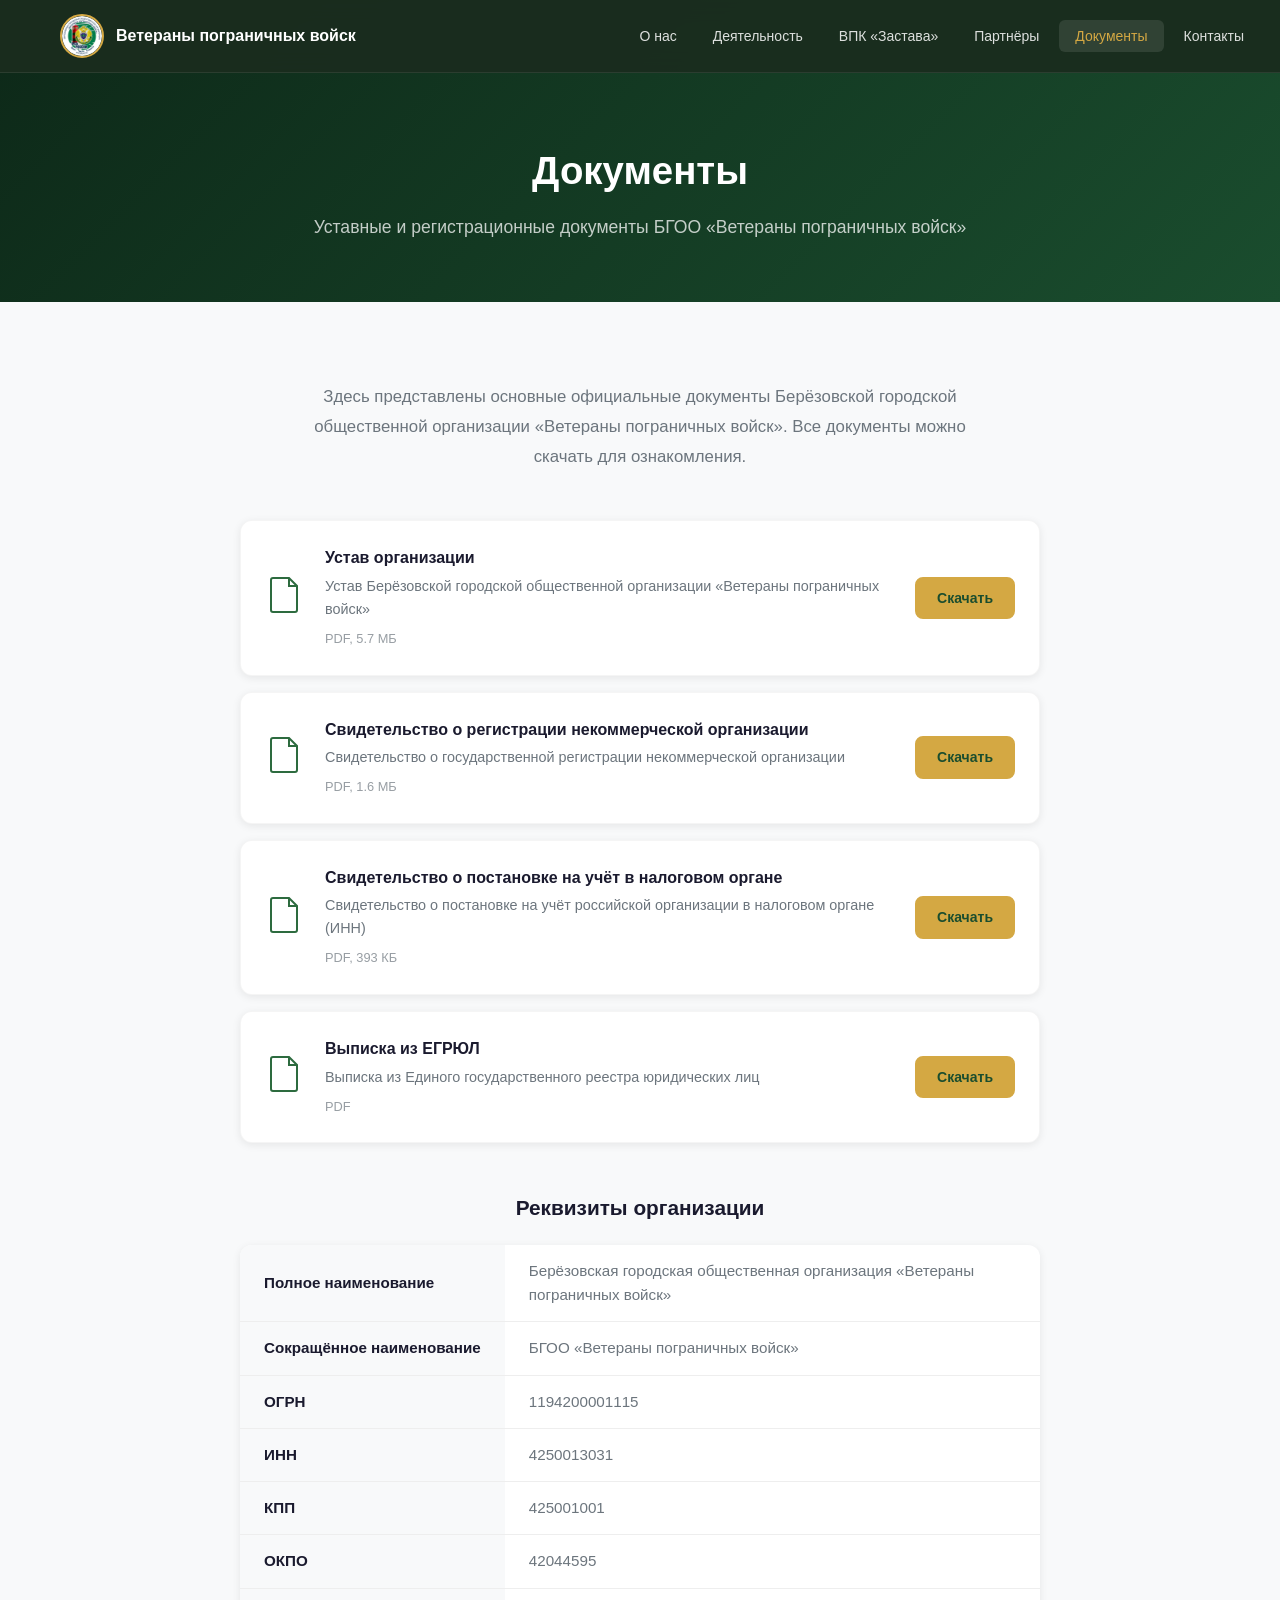
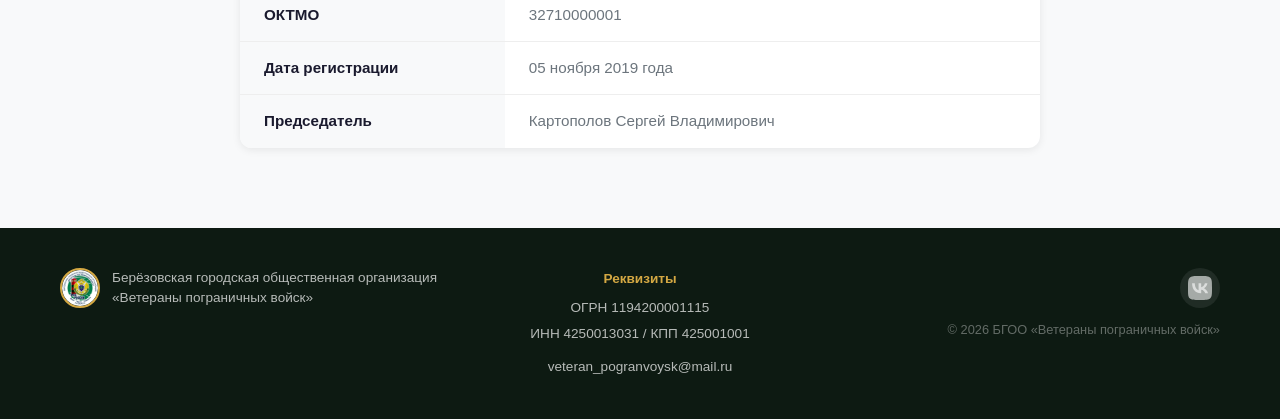
<file: documents/index.html>
<!DOCTYPE html>
<html lang="ru">
<head>
    <meta charset="UTF-8">
    <meta name="viewport" content="width=device-width, initial-scale=1.0">
    <meta name="description" content="Документы БГОО «Ветераны пограничных войск» г. Берёзовский. Устав, свидетельства, реквизиты.">
    <link rel="canonical" href="https://veteranpv-brz.ru/documents/">
    <meta name="keywords" content="документы, устав, БГОО, ветераны пограничных войск, регистрационные документы, Берёзовский">

        <!-- Favicons -->
    <link rel="icon" type="image/png" sizes="192x192" href="/assets/img/icon-192.png">
    <link rel="icon" type="image/png" sizes="180x180" href="/assets/img/icon-180.png">
    <link rel="icon" type="image/png" sizes="32x32" href="/assets/img/icon-32.png">
    <link rel="icon" type="image/png" sizes="16x16" href="/assets/img/icon-16.png">
    <link rel="icon" type="image/x-icon" href="/favicon.ico">
    <link rel="apple-touch-icon" sizes="180x180" href="/assets/img/icon-180.png">
    <!-- Open Graph -->
    <meta property="og:title" content="Документы | БГОО «Ветераны пограничных войск»">
    <meta property="og:description" content="Уставные и регистрационные документы БГОО «Ветераны пограничных войск» г. Берёзовский.">
    <meta property="og:image" content="https://veteranpv-brz.ru/assets/img/logo.png">
    <meta property="og:url" content="https://veteranpv-brz.ru/documents/">
    <meta property="og:type" content="website">
    <meta property="og:site_name" content="БГОО «Ветераны пограничных войск»">
    <meta property="og:locale" content="ru_RU">
    <title>Документы | БГОО «Ветераны пограничных войск»</title>
    <meta http-equiv="Cache-Control" content="no-cache, no-store, must-revalidate">
    <meta http-equiv="Pragma" content="no-cache">
    <meta http-equiv="Expires" content="0">
    <link rel="stylesheet" href="/assets/css/style.css?v=7">

    <!-- Yandex.Metrika counter -->
    <script type="text/javascript">
        (function(m,e,t,r,i,k,a){
            m[i]=m[i]||function(){(m[i].a=m[i].a||[]).push(arguments)};
            m[i].l=1*new Date();
            for (var j = 0; j < document.scripts.length; j++) {if (document.scripts[j].src === r) { return; }}
            k=e.createElement(t),a=e.getElementsByTagName(t)[0],k.async=1,k.src=r,a.parentNode.insertBefore(k,a)
        })(window, document,'script','https://mc.yandex.ru/metrika/tag.js?id=110253720', 'ym');

        ym(110253720, 'init', {ssr:true, webvisor:true, clickmap:true, ecommerce:"dataLayer", referrer: document.referrer, url: location.href, accurateTrackBounce:true, trackLinks:true});
    </script>
    <noscript><div><img src="https://mc.yandex.ru/watch/110253720" style="position:absolute; left:-9999px;" alt="" /></div></noscript>
    <!-- /Yandex.Metrika counter -->
    <script type="application/ld+json">
    {
        "@context": "https://schema.org",
        "@type": "WebPage",
        "name": "Документы БГОО «Ветераны пограничных войск»",
        "description": "Уставные и регистрационные документы организации.",
        "url": "https://veteranpv-brz.ru/documents/",
        "isPartOf": {
            "@type": "WebSite",
            "name": "БГОО «Ветераны пограничных войск»",
            "url": "https://veteranpv-brz.ru"
        }
    }
    </script>
    <script type="application/ld+json">
    {
        "@context": "https://schema.org",
        "@type": "BreadcrumbList",
        "itemListElement": [
            {
                "@type": "ListItem",
                "position": 1,
                "name": "Главная",
                "item": "https://veteranpv-brz.ru/"
            },
            {
                "@type": "ListItem",
                "position": 2,
                "name": "Документы",
                "item": "https://veteranpv-brz.ru/documents/"
            }
        ]
    }
    </script>
</head>
<body>
    <!-- Header -->
    <header class="header" id="header">
        <div class="container header__inner">
            <a href="/" class="header__logo">
                <img src="/assets/img/logo.png" alt="БГОО Ветераны пограничных войск" class="header__logo-img">
                <span class="header__logo-text">Ветераны пограничных войск</span>
            </a>
            
            <button class="burger" id="burger" aria-label="Меню">
                <span></span><span></span><span></span>
            </button>
        </div>
    </header>
    <nav class="header__nav" id="nav">
        <ul class="nav__list">
            <li><a href="/#about" class="nav__link">О нас</a></li>
            <li><a href="/#work" class="nav__link">Деятельность</a></li>
            <li><a href="/zastava/" class="nav__link">ВПК «Застава»</a></li>
            <li><a href="/#partners" class="nav__link">Партнёры</a></li>
            <li><a href="/documents/" class="nav__link nav__link--active">Документы</a></li>
            <li><a href="/#contacts" class="nav__link">Контакты</a></li>
        </ul>
    </nav>
    <main>


    <!-- Page Hero -->
    <section class="page-hero">
        <div class="container">
            <h1 class="page-hero__title">Документы</h1>
            <p class="page-hero__subtitle">Уставные и регистрационные документы БГОО «Ветераны пограничных войск»</p>
        </div>
    </section>

    <!-- Documents Content -->
    <section class="section">
        <div class="container">
            <div class="docs__intro">
                <p>Здесь представлены основные официальные документы Берёзовской городской общественной организации «Ветераны пограничных войск». Все документы можно скачать для ознакомления.</p>
            </div>

            <div class="docs__list">
                <div class="docs__card">
                    <div class="docs__card-icon">
                        <svg width="40" height="40" viewBox="0 0 40 40" fill="none">
                            <path d="M8 4h16l8 8v24a2 2 0 01-2 2H8a2 2 0 01-2-2V6a2 2 0 012-2z" stroke="currentColor" stroke-width="2"/>
                            <path d="M24 4v8h8" stroke="currentColor" stroke-width="2"/>
                        </svg>
                    </div>
                    <div class="docs__card-info">
                        <h3 class="docs__card-title">Устав организации</h3>
                        <p class="docs__card-desc">Устав Берёзовской городской общественной организации «Ветераны пограничных войск»</p>
                        <span class="docs__card-meta">PDF, 5.7 МБ</span>
                    </div>
                    <a href="/assets/docs/ustav.pdf" target="_blank" class="btn btn--small btn--primary">Скачать</a>
                </div>

                <div class="docs__card">
                    <div class="docs__card-icon">
                        <svg width="40" height="40" viewBox="0 0 40 40" fill="none">
                            <path d="M8 4h16l8 8v24a2 2 0 01-2 2H8a2 2 0 01-2-2V6a2 2 0 012-2z" stroke="currentColor" stroke-width="2"/>
                            <path d="M24 4v8h8" stroke="currentColor" stroke-width="2"/>
                        </svg>
                    </div>
                    <div class="docs__card-info">
                        <h3 class="docs__card-title">Свидетельство о регистрации некоммерческой организации</h3>
                        <p class="docs__card-desc">Свидетельство о государственной регистрации некоммерческой организации</p>
                        <span class="docs__card-meta">PDF, 1.6 МБ</span>
                    </div>
                    <a href="/assets/docs/svidetelstvo-o-registracii.pdf" target="_blank" class="btn btn--small btn--primary">Скачать</a>
                </div>

                <div class="docs__card">
                    <div class="docs__card-icon">
                        <svg width="40" height="40" viewBox="0 0 40 40" fill="none">
                            <path d="M8 4h16l8 8v24a2 2 0 01-2 2H8a2 2 0 01-2-2V6a2 2 0 012-2z" stroke="currentColor" stroke-width="2"/>
                            <path d="M24 4v8h8" stroke="currentColor" stroke-width="2"/>
                        </svg>
                    </div>
                    <div class="docs__card-info">
                        <h3 class="docs__card-title">Свидетельство о постановке на учёт в налоговом органе</h3>
                        <p class="docs__card-desc">Свидетельство о постановке на учёт российской организации в налоговом органе (ИНН)</p>
                        <span class="docs__card-meta">PDF, 393 КБ</span>
                    </div>
                    <a href="/assets/docs/svidetelstvo-o-postanovke-na-uchet.pdf" target="_blank" class="btn btn--small btn--primary">Скачать</a>
                </div>

                <div class="docs__card">
                    <div class="docs__card-icon">
                        <svg width="40" height="40" viewBox="0 0 40 40" fill="none">
                            <path d="M8 4h16l8 8v24a2 2 0 01-2 2H8a2 2 0 01-2-2V6a2 2 0 012-2z" stroke="currentColor" stroke-width="2"/>
                            <path d="M24 4v8h8" stroke="currentColor" stroke-width="2"/>
                        </svg>
                    </div>
                    <div class="docs__card-info">
                        <h3 class="docs__card-title">Выписка из ЕГРЮЛ</h3>
                        <p class="docs__card-desc">Выписка из Единого государственного реестра юридических лиц</p>
                        <span class="docs__card-meta">PDF</span>
                    </div>
                    <a href="#" class="btn btn--small btn--primary" onclick="alert('Файл будет загружен позже. Свяжитесь с нами для получения копии.'); return false;">Скачать</a>
                </div>
            </div>

            <div class="docs__note">
                <h3>Реквизиты организации</h3>
                <table class="docs__table">
                    <tr>
                        <td>Полное наименование</td>
                        <td>Берёзовская городская общественная организация «Ветераны пограничных войск»</td>
                    </tr>
                    <tr>
                        <td>Сокращённое наименование</td>
                        <td>БГОО «Ветераны пограничных войск»</td>
                    </tr>
                    <tr>
                        <td>ОГРН</td>
                        <td>1194200001115</td>
                    </tr>
                    <tr>
                        <td>ИНН</td>
                        <td>4250013031</td>
                    </tr>
                    <tr>
                        <td>КПП</td>
                        <td>425001001</td>
                    </tr>
                    <tr>
                        <td>ОКПО</td>
                        <td>42044595</td>
                    </tr>
                    <tr>
                        <td>ОКТМО</td>
                        <td>32710000001</td>
                    </tr>
                    <tr>
                        <td>Дата регистрации</td>
                        <td>05 ноября 2019 года</td>
                    </tr>
                    <tr>
                        <td>Председатель</td>
                        <td>Картополов Сергей Владимирович</td>
                    </tr>
                </table>
            </div>
        </div>
    </section>

    <!-- Footer -->
    
    </main>
<footer class="footer">
        <div class="container footer__inner">
            <div class="footer__left">
                <div class="footer__logo">
                    <img src="/assets/img/logo.png" alt="БГОО Ветераны пограничных войск" class="footer__logo-img">
                    <div class="footer__logo-text">
                        Берёзовская городская общественная организация<br>
                        «Ветераны пограничных войск»
                    </div>
                </div>
            </div>
            <div class="footer__center">
                <div class="footer__requisites">
                    <span class="footer__req-title">Реквизиты</span>
                    <span>ОГРН 1194200001115</span>
                    <span>ИНН 4250013031 / КПП 425001001</span>
                </div>
                <div class="footer__email">
                    <a href="mailto:veteran_pogranvoysk@mail.ru">veteran_pogranvoysk@mail.ru</a>
                </div>
            </div>
            <div class="footer__right">
                <div class="footer__social">
                    <a href="https://vk.com/club_veteran_pv" target="_blank" rel="noopener" aria-label="ВКонтакте">
                        <svg width="24" height="24" viewBox="0 0 64 64" fill="none" class="footer__vk"><path d="M30.6867 64H33.3517C47.8182 64 55.0528 64 59.5456 59.5072C64.0384 55.0144 64 47.7824 64 33.3517V30.6483C64 16.2202 64 8.98561 59.5456 4.49281C55.0912 1.26953e-05 47.8182 0 33.3517 0H30.6867C16.2176 0 8.9856 1.26953e-05 4.4928 4.49281C-2.92969e-06 8.98561 0 16.215 0 30.6483V33.3517C0 47.7824 -2.92969e-06 55.0144 4.4928 59.5072C8.9856 64 16.2176 64 30.6867 64Z"/><path d="M34.3434 46.1437C19.9127 46.1437 11.1549 36.1316 10.8145 19.4941H18.1233C18.3511 31.7156 23.9114 36.9021 28.1738 37.9594V19.4941H35.1805V30.0388C39.2919 29.5831 43.5927 24.7857 45.0417 19.4941H51.9306C50.8273 26.0042 46.145 30.8017 42.8324 32.7805C46.145 34.3805 51.4749 38.5687 53.5306 46.1437H45.9556C44.3556 41.08 40.4337 37.1581 35.1805 36.6257V46.1437H34.3434Z"/></svg>
                    </a>
                </div>
                <div class="footer__copy">&copy; 2026 БГОО «Ветераны пограничных войск»</div>
            </div>
        </div>
    </footer>

    <button class="scroll-top" id="scrollTop" aria-label="Наверх">
        <svg width="20" height="20" viewBox="0 0 20 20" fill="none"><path d="M10 16V4M4 10l6-6 6 6" stroke="currentColor" stroke-width="2" stroke-linecap="round" stroke-linejoin="round"/></svg>
    </button>

    <script src="/assets/js/main.js"></script>
</body>
</html>
</file>
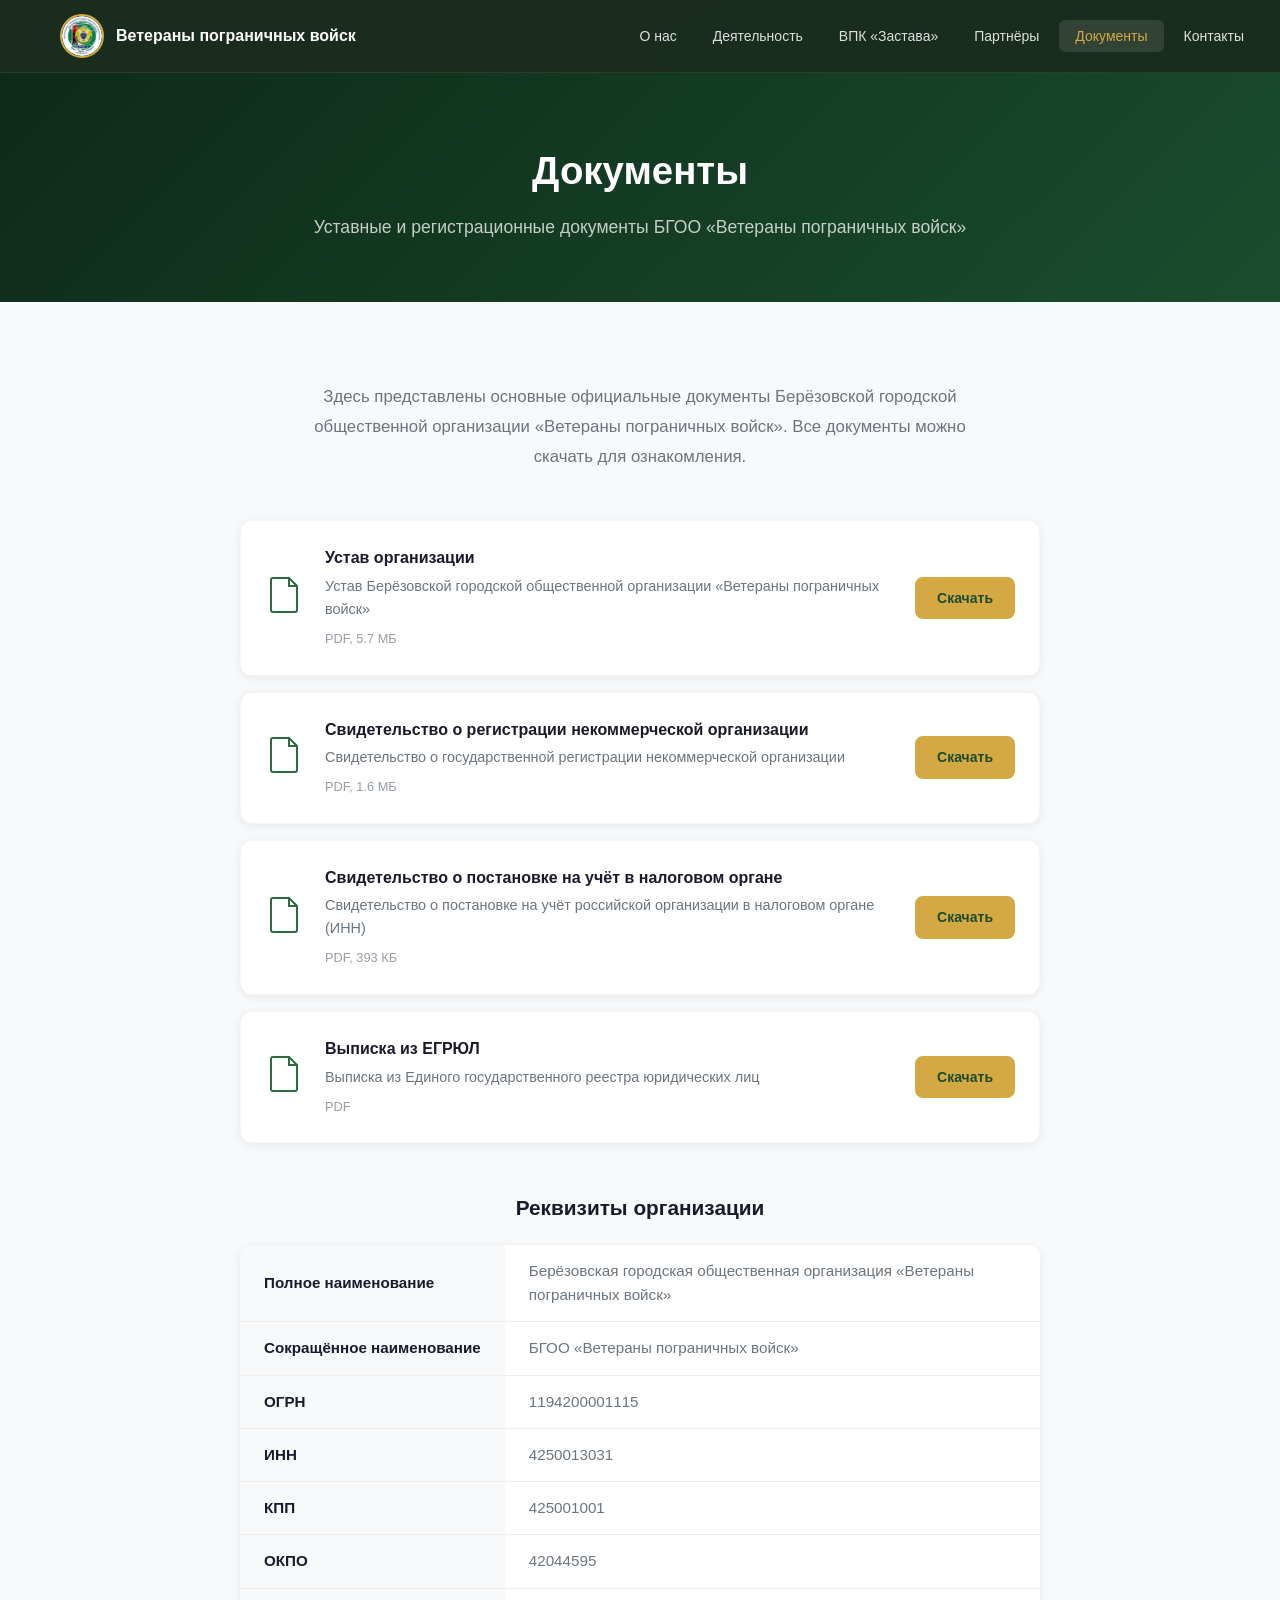
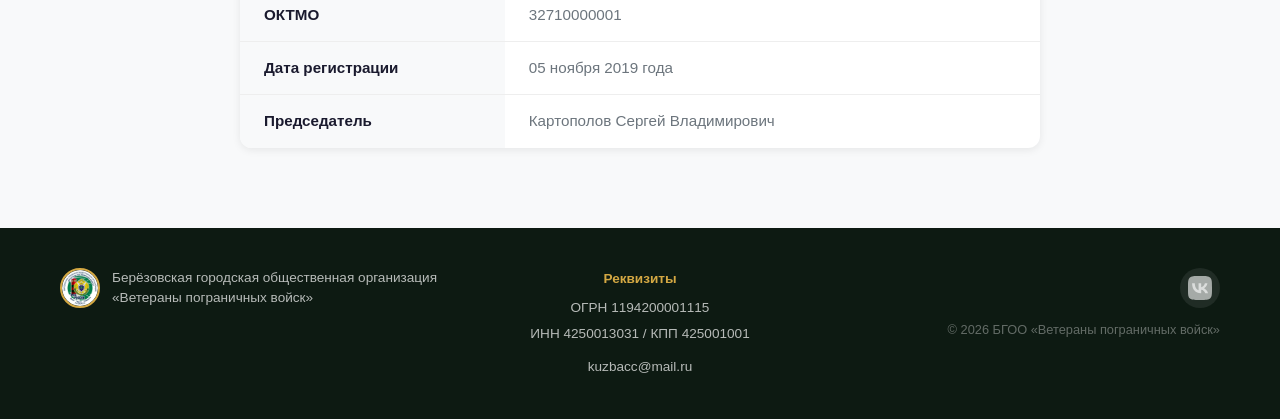
<file: documents.html>
<!DOCTYPE html>
<html lang="ru">
<head>
    <meta charset="UTF-8">
    <meta name="viewport" content="width=device-width, initial-scale=1.0">
    <meta name="description" content="Документы БГОО «Ветераны пограничных войск» г. Берёзовский. Устав, свидетельства, реквизиты.">

    <!-- Open Graph -->
    <meta property="og:title" content="Документы | БГОО «Ветераны пограничных войск»">
    <meta property="og:description" content="Уставные и регистрационные документы БГОО «Ветераны пограничных войск» г. Берёзовский.">
    <meta property="og:image" content="https://veteranpv-brz.ru/assets/img/logo.png">
    <meta property="og:url" content="https://veteranpv-brz.ru/documents.html">
    <meta property="og:type" content="website">
    <meta property="og:site_name" content="БГОО «Ветераны пограничных войск»">
    <meta property="og:locale" content="ru_RU">
    <title>Документы | БГОО «Ветераны пограничных войск»</title>
    <link rel="stylesheet" href="assets/css/style.css">
    <link rel="icon" type="image/x-icon" href="assets/favicon.ico">
    <link rel="icon" type="image/png" href="assets/img/logo.png">

    <!-- Yandex.Metrika counter -->
    <script type="text/javascript">
        (function(m,e,t,r,i,k,a){
            m[i]=m[i]||function(){(m[i].a=m[i].a||[]).push(arguments)};
            m[i].l=1*new Date();
            for (var j = 0; j < document.scripts.length; j++) {if (document.scripts[j].src === r) { return; }}
            k=e.createElement(t),a=e.getElementsByTagName(t)[0],k.async=1,k.src=r,a.parentNode.insertBefore(k,a)
        })(window, document,'script','https://mc.yandex.ru/metrika/tag.js?id=110253720', 'ym');

        ym(110253720, 'init', {ssr:true, webvisor:true, clickmap:true, ecommerce:"dataLayer", referrer: document.referrer, url: location.href, accurateTrackBounce:true, trackLinks:true});
    </script>
    <noscript><div><img src="https://mc.yandex.ru/watch/110253720" style="position:absolute; left:-9999px;" alt="" /></div></noscript>
    <!-- /Yandex.Metrika counter -->
</head>
<body>
    <!-- Header -->
    <header class="header" id="header">
        <div class="container header__inner">
            <a href="index.html" class="header__logo">
                <img src="assets/img/logo.png" alt="БГОО Ветераны пограничных войск" class="header__logo-img">
                <span class="header__logo-text">Ветераны пограничных войск</span>
            </a>
            <nav class="header__nav" id="nav">
                <ul class="nav__list">
                    <li><a href="index.html#about" class="nav__link">О нас</a></li>
                    <li><a href="index.html#work" class="nav__link">Деятельность</a></li>
                    <li><a href="zastava.html" class="nav__link">ВПК «Застава»</a></li>
                    <li><a href="index.html#partners" class="nav__link">Партнёры</a></li>
                    <li><a href="documents.html" class="nav__link nav__link--active">Документы</a></li>
                    <li><a href="index.html#contacts" class="nav__link">Контакты</a></li>
                </ul>
            </nav>
            <button class="burger" id="burger" aria-label="Меню">
                <span></span><span></span><span></span>
            </button>
        </div>
    </header>

    <!-- Page Hero -->
    <section class="page-hero">
        <div class="container">
            <h1 class="page-hero__title">Документы</h1>
            <p class="page-hero__subtitle">Уставные и регистрационные документы БГОО «Ветераны пограничных войск»</p>
        </div>
    </section>

    <!-- Documents Content -->
    <section class="section">
        <div class="container">
            <div class="docs__intro">
                <p>Здесь представлены основные официальные документы Берёзовской городской общественной организации «Ветераны пограничных войск». Все документы можно скачать для ознакомления.</p>
            </div>

            <div class="docs__list">
                <div class="docs__card">
                    <div class="docs__card-icon">
                        <svg width="40" height="40" viewBox="0 0 40 40" fill="none">
                            <path d="M8 4h16l8 8v24a2 2 0 01-2 2H8a2 2 0 01-2-2V6a2 2 0 012-2z" stroke="currentColor" stroke-width="2"/>
                            <path d="M24 4v8h8" stroke="currentColor" stroke-width="2"/>
                        </svg>
                    </div>
                    <div class="docs__card-info">
                        <h3 class="docs__card-title">Устав организации</h3>
                        <p class="docs__card-desc">Устав Берёзовской городской общественной организации «Ветераны пограничных войск»</p>
                        <span class="docs__card-meta">PDF, 5.7 МБ</span>
                    </div>
                    <a href="assets/docs/ustav.pdf" target="_blank" class="btn btn--small btn--primary">Скачать</a>
                </div>

                <div class="docs__card">
                    <div class="docs__card-icon">
                        <svg width="40" height="40" viewBox="0 0 40 40" fill="none">
                            <path d="M8 4h16l8 8v24a2 2 0 01-2 2H8a2 2 0 01-2-2V6a2 2 0 012-2z" stroke="currentColor" stroke-width="2"/>
                            <path d="M24 4v8h8" stroke="currentColor" stroke-width="2"/>
                        </svg>
                    </div>
                    <div class="docs__card-info">
                        <h3 class="docs__card-title">Свидетельство о регистрации некоммерческой организации</h3>
                        <p class="docs__card-desc">Свидетельство о государственной регистрации некоммерческой организации</p>
                        <span class="docs__card-meta">PDF, 1.6 МБ</span>
                    </div>
                    <a href="assets/docs/svidetelstvo-o-registracii.pdf" target="_blank" class="btn btn--small btn--primary">Скачать</a>
                </div>

                <div class="docs__card">
                    <div class="docs__card-icon">
                        <svg width="40" height="40" viewBox="0 0 40 40" fill="none">
                            <path d="M8 4h16l8 8v24a2 2 0 01-2 2H8a2 2 0 01-2-2V6a2 2 0 012-2z" stroke="currentColor" stroke-width="2"/>
                            <path d="M24 4v8h8" stroke="currentColor" stroke-width="2"/>
                        </svg>
                    </div>
                    <div class="docs__card-info">
                        <h3 class="docs__card-title">Свидетельство о постановке на учёт в налоговом органе</h3>
                        <p class="docs__card-desc">Свидетельство о постановке на учёт российской организации в налоговом органе (ИНН)</p>
                        <span class="docs__card-meta">PDF, 393 КБ</span>
                    </div>
                    <a href="assets/docs/svidetelstvo-o-postanovke-na-uchet.pdf" target="_blank" class="btn btn--small btn--primary">Скачать</a>
                </div>

                <div class="docs__card">
                    <div class="docs__card-icon">
                        <svg width="40" height="40" viewBox="0 0 40 40" fill="none">
                            <path d="M8 4h16l8 8v24a2 2 0 01-2 2H8a2 2 0 01-2-2V6a2 2 0 012-2z" stroke="currentColor" stroke-width="2"/>
                            <path d="M24 4v8h8" stroke="currentColor" stroke-width="2"/>
                        </svg>
                    </div>
                    <div class="docs__card-info">
                        <h3 class="docs__card-title">Выписка из ЕГРЮЛ</h3>
                        <p class="docs__card-desc">Выписка из Единого государственного реестра юридических лиц</p>
                        <span class="docs__card-meta">PDF</span>
                    </div>
                    <a href="#" class="btn btn--small btn--primary" onclick="alert('Файл будет загружен позже. Свяжитесь с нами для получения копии.'); return false;">Скачать</a>
                </div>
            </div>

            <div class="docs__note">
                <h3>Реквизиты организации</h3>
                <table class="docs__table">
                    <tr>
                        <td>Полное наименование</td>
                        <td>Берёзовская городская общественная организация «Ветераны пограничных войск»</td>
                    </tr>
                    <tr>
                        <td>Сокращённое наименование</td>
                        <td>БГОО «Ветераны пограничных войск»</td>
                    </tr>
                    <tr>
                        <td>ОГРН</td>
                        <td>1194200001115</td>
                    </tr>
                    <tr>
                        <td>ИНН</td>
                        <td>4250013031</td>
                    </tr>
                    <tr>
                        <td>КПП</td>
                        <td>425001001</td>
                    </tr>
                    <tr>
                        <td>ОКПО</td>
                        <td>42044595</td>
                    </tr>
                    <tr>
                        <td>ОКТМО</td>
                        <td>32710000001</td>
                    </tr>
                    <tr>
                        <td>Дата регистрации</td>
                        <td>05 ноября 2019 года</td>
                    </tr>
                    <tr>
                        <td>Председатель</td>
                        <td>Картополов Сергей Владимирович</td>
                    </tr>
                </table>
            </div>
        </div>
    </section>

    <!-- Footer -->
    <footer class="footer">
        <div class="container footer__inner">
            <div class="footer__left">
                <div class="footer__logo">
                    <img src="assets/img/logo.png" alt="БГОО Ветераны пограничных войск" class="footer__logo-img">
                    <div class="footer__logo-text">
                        Берёзовская городская общественная организация<br>
                        «Ветераны пограничных войск»
                    </div>
                </div>
            </div>
            <div class="footer__center">
                <div class="footer__requisites">
                    <span class="footer__req-title">Реквизиты</span>
                    <span>ОГРН 1194200001115</span>
                    <span>ИНН 4250013031 / КПП 425001001</span>
                </div>
                <div class="footer__email">
                    <a href="mailto:kuzbacc@mail.ru">kuzbacc@mail.ru</a>
                </div>
            </div>
            <div class="footer__right">
                <div class="footer__social">
                    <a href="https://vk.com/club_veteran_pv" target="_blank" rel="noopener" aria-label="ВКонтакте">
                        <svg width="24" height="24" viewBox="0 0 64 64" fill="none" class="footer__vk"><path d="M30.6867 64H33.3517C47.8182 64 55.0528 64 59.5456 59.5072C64.0384 55.0144 64 47.7824 64 33.3517V30.6483C64 16.2202 64 8.98561 59.5456 4.49281C55.0912 1.26953e-05 47.8182 0 33.3517 0H30.6867C16.2176 0 8.9856 1.26953e-05 4.4928 4.49281C-2.92969e-06 8.98561 0 16.215 0 30.6483V33.3517C0 47.7824 -2.92969e-06 55.0144 4.4928 59.5072C8.9856 64 16.2176 64 30.6867 64Z"/><path d="M34.3434 46.1437C19.9127 46.1437 11.1549 36.1316 10.8145 19.4941H18.1233C18.3511 31.7156 23.9114 36.9021 28.1738 37.9594V19.4941H35.1805V30.0388C39.2919 29.5831 43.5927 24.7857 45.0417 19.4941H51.9306C50.8273 26.0042 46.145 30.8017 42.8324 32.7805C46.145 34.3805 51.4749 38.5687 53.5306 46.1437H45.9556C44.3556 41.08 40.4337 37.1581 35.1805 36.6257V46.1437H34.3434Z"/></svg>
                    </a>
                </div>
                <div class="footer__copy">&copy; 2026 БГОО «Ветераны пограничных войск»</div>
            </div>
        </div>
    </footer>

    <button class="scroll-top" id="scrollTop" aria-label="Наверх">
        <svg width="20" height="20" viewBox="0 0 20 20" fill="none"><path d="M10 16V4M4 10l6-6 6 6" stroke="currentColor" stroke-width="2" stroke-linecap="round" stroke-linejoin="round"/></svg>
    </button>

    <script src="assets/js/main.js"></script>
</body>
</html>
</file>
<file: assets/css/style.css>
/* ===== БГОО «Ветераны пограничных войск» =====
   Дизайн: патриотический стиль
   Цвета: зелёный пограничный, золотой, белый
   =============================================== */

/* --- Reset & Base --- */
*, *::before, *::after {
    margin: 0;
    padding: 0;
    box-sizing: border-box;
}

html {
    scroll-behavior: smooth;
    font-size: 16px;
}

body {
    font-family: -apple-system, BlinkMacSystemFont, 'Segoe UI', Roboto, 'Helvetica Neue', Arial, sans-serif;
    color: #1a1a2e;
    background: #f8f9fa;
    line-height: 1.6;
    overflow-x: hidden;
}

img {
    max-width: 100%;
    height: auto;
    display: block;
}

/* VK icon in buttons & links */
.icon-vk {
    width: 20px;
    height: 20px;
    display: inline-block;
    vertical-align: middle;
    margin-right: 6px;
}

.footer__social .icon-vk {
    width: 24px;
    height: 24px;
    margin-right: 0;
}

a {
    color: inherit;
    text-decoration: none;
}

/* --- Container --- */
.container {
    max-width: 1200px;
    margin: 0 auto;
    padding: 0 20px;
}

/* --- Colors --- */
:root {
    --green-dark: #1a4d2e;
    --green: #2d6b3f;
    --green-light: #3a8a52;
    --gold: #d4a843;
    --gold-light: #e8c56b;
    --bg-light: #f8f9fa;
    --bg-dark: #1a1a2e;
    --text-dark: #1a1a2e;
    --text-muted: #6c757d;
    --white: #ffffff;
    --shadow-sm: 0 2px 8px rgba(0,0,0,0.08);
    --shadow-md: 0 4px 20px rgba(0,0,0,0.12);
    --shadow-lg: 0 8px 40px rgba(0,0,0,0.15);
    --radius: 12px;
}

/* --- Typography --- */
.section {
    padding: 80px 0;
}

.section--dark {
    background: var(--green-dark);
    color: var(--white);
}

.section--accent {
    background: linear-gradient(135deg, var(--green), var(--green-light));
    color: var(--white);
}

.section__title {
    font-size: 2rem;
    font-weight: 800;
    text-align: center;
    margin-bottom: 48px;
    position: relative;
    color: inherit;
}

.section__title::after {
    content: '';
    display: block;
    width: 60px;
    height: 4px;
    background: var(--gold);
    margin: 16px auto 0;
    border-radius: 2px;
}

.section__subtitle {
    text-align: center;
    color: var(--text-muted);
    font-size: 1.05rem;
    line-height: 1.6;
    margin: -28px auto 44px;
    max-width: 620px;
    position: relative;
}


.section__title--left {
    text-align: left;
}

.section__title--left::after {
    margin: 16px 0 0;
}

/* --- Buttons --- */
.btn {
    display: inline-flex;
    align-items: center;
    gap: 8px;
    padding: 14px 32px;
    border: 2px solid transparent;
    border-radius: 8px;
    font-size: 1rem;
    font-weight: 600;
    cursor: pointer;
    transition: all 0.3s ease;
    text-align: center;
    white-space: nowrap;
}

.btn--primary {
    background: var(--gold);
    color: var(--green-dark);
    border-color: var(--gold);
}

.btn--primary:hover {
    background: var(--gold-light);
    border-color: var(--gold-light);
    transform: translateY(-2px);
    box-shadow: var(--shadow-md);
}

.btn--outline {
    background: transparent;
    color: var(--white);
    border-color: var(--white);
}

.btn--outline:hover {
    background: var(--white);
    color: var(--green-dark);
    transform: translateY(-2px);
}

.btn--light {
    background: var(--white);
    color: var(--green-dark);
}

.btn--light:hover {
    background: var(--gold-light);
    transform: translateY(-2px);
    box-shadow: var(--shadow-md);
}

.btn--small {
    padding: 8px 20px;
    font-size: 0.875rem;
}

/* ===== HEADER ===== */
.header {
    position: fixed;
    top: 0;
    left: 0;
    right: 0;
    z-index: 1000;
    background: rgba(26, 45, 30, 0.97);
    backdrop-filter: blur(10px);
    border-bottom: 1px solid rgba(255,255,255,0.08);
    transition: background 0.3s;
}

.header__inner {
    display: flex;
    align-items: center;
    justify-content: space-between;
    height: 72px;
}

.header__logo {
    display: flex;
    align-items: center;
    gap: 12px;
    color: var(--white);
}

.header__logo-img {
    width: 44px;
    height: 44px;
    border-radius: 50%;
    border: 2px solid var(--gold);
}

.header__logo-text {
    font-size: 1rem;
    font-weight: 700;
    display: none;
}

@media (min-width: 768px) {
    .header__logo-text {
        display: inline;
    }
}

/* Navigation */
.nav__list {
    display: flex;
    list-style: none;
    gap: 4px;
}

.nav__link {
    padding: 8px 16px;
    border-radius: 6px;
    font-size: 0.875rem;
    font-weight: 500;
    color: rgba(255,255,255,0.85);
    transition: all 0.2s;
}

.nav__link:hover,
.nav__link--active {
    background: rgba(255,255,255,0.1);
    color: var(--gold);
}

/* Burger */
.burger {
    display: none;
    flex-direction: column;
    gap: 5px;
    background: none;
    border: none;
    cursor: pointer;
    padding: 4px;
}

.burger span {
    display: block;
    width: 28px;
    height: 3px;
    background: var(--white);
    border-radius: 2px;
    transition: all 0.3s;
}

.burger--active span:nth-child(1) {
    transform: rotate(45deg) translate(5.5px, 5.5px);
}

.burger--active span:nth-child(2) {
    opacity: 0;
}

.burger--active span:nth-child(3) {
    transform: rotate(-45deg) translate(5.5px, -5.5px);
}

/* ===== HERO ===== */
.hero {
    position: relative;
    min-height: 100vh;
    display: flex;
    flex-direction: column;
    align-items: center;
    background:
        linear-gradient(135deg, rgba(13,40,24,0.96) 0%, rgba(13,40,24,0.8) 30%, rgba(26,77,46,0.4) 62%, transparent 92%),
        url('/assets/img/hero-bg.jpg') center / cover no-repeat;
    background-color: #0d2818;
    overflow: hidden;
}

.hero::before {
    content: '';
    position: absolute;
    inset: 0;
    background:
        radial-gradient(ellipse 600px 400px at 80% 20%, rgba(212,168,67,0.10) 0%, transparent 70%),
        radial-gradient(ellipse 400px 600px at 20% 80%, rgba(212,168,67,0.06) 0%, transparent 70%);
    pointer-events: none;
}

.hero__inner {
    position: relative;
    z-index: 1;
    width: 100%;
    flex: 1;
    display: flex;
    align-items: center;
}

.hero__content {
    max-width: 700px;
    padding: 120px 0 60px;
}

.hero__title {
    font-size: clamp(1.5rem, 4vw, 2.5rem);
    font-weight: 800;
    color: var(--white);
    line-height: 1.2;
    margin-bottom: 8px;
}

.hero__subtitle {
    font-size: clamp(1.8rem, 5vw, 3.2rem);
    color: var(--gold);
    display: block;
    margin-top: 8px;
}

.hero__desc {
    font-size: 1.1rem;
    color: rgba(255,255,255,0.8);
    margin: 24px 0 40px;
    line-height: 1.7;
    max-width: 560px;
}

.hero__btns {
    display: flex;
    gap: 16px;
    flex-wrap: wrap;
}

.hero__scroll {
    position: relative;
    display: flex;
    justify-content: center;
    padding: 14px 0 28px;
    width: 100%;
    opacity: 0.9;
    transition: opacity 0.2s, transform 0.2s;
    animation: hero-scroll-bounce 2s ease-in-out infinite;
    z-index: 2;
}

/* Тёмно-зелёное градиентное пятно за стрелкой — чтобы не сливалась с фоном */
.hero__scroll::before {
    content: '';
    position: absolute;
    top: 50%;
    left: 50%;
    transform: translate(-50%, -50%);
    width: 72px;
    height: 72px;
    background: radial-gradient(circle, rgba(13,40,24,0.85) 0%, transparent 70%);
    border-radius: 50%;
    pointer-events: none;
    z-index: -1;
}

.hero__scroll:hover {
    opacity: 1;
    transform: scale(1.15);
}

@keyframes hero-scroll-bounce {
    0%, 100% {
        transform: translateY(0);
    }
    50% {
        transform: translateY(6px);
    }
}

/* ===== ABOUT ===== */
.about__content {
    display: grid;
    grid-template-columns: 1fr 1fr;
    gap: 60px;
    align-items: center;
}

.about__text p {
    margin-bottom: 16px;
    font-size: 1.05rem;
    color: var(--text-muted);
    line-height: 1.8;
}

.about__image {
    border-radius: var(--radius);
    overflow: hidden;
    box-shadow: var(--shadow-lg);
    position: relative;
}

.about__image::before {
    content: '';
    position: absolute;
    inset: 0;
    border: 3px solid var(--gold);
    border-radius: var(--radius);
    z-index: 1;
    pointer-events: none;
}

.about__image img {
    width: 100%;
    height: 400px;
    object-fit: cover;
    transition: transform 0.5s;
}

.about__image:hover img {
    transform: scale(1.03);
}

/* ===== ACTIVITIES (WORK) ===== */
.work {
    background: var(--bg-light);
}

.work__grid {
    display: grid;
    grid-template-columns: repeat(3, 1fr);
    gap: 30px;
}

.work__card {
    background: var(--white);
    padding: 40px 30px;
    border-radius: var(--radius);
    box-shadow: var(--shadow-sm);
    transition: all 0.3s;
    border: 1px solid rgba(0,0,0,0.04);
}

.work__card--light {
    background: rgba(255,255,255,0.08);
    border: 1px solid rgba(255,255,255,0.12);
}

.section--dark .work__title {
    color: var(--white);
}

.section--dark .work__card p {
    color: rgba(255,255,255,0.75);
}

.work__card:hover {
    transform: translateY(-4px);
    box-shadow: var(--shadow-md);
}

.work__icon {
    color: var(--gold);
    margin-bottom: 20px;
}

.work__title {
    font-size: 1.2rem;
    font-weight: 700;
    margin-bottom: 12px;
    color: var(--text-dark);
}

.work__card p {
    color: var(--text-muted);
    line-height: 1.7;
    font-size: 0.95rem;
}

/* ===== CTA ===== */
.cta__inner {
    text-align: center;
    max-width: 800px;
    margin: 0 auto;
}

.cta__title {
    font-size: 2rem;
    font-weight: 800;
    margin-bottom: 16px;
    color: var(--text-dark);
}

.section--accent .cta__title {
    color: var(--white);
}

.cta__text {
    font-size: 1.1rem;
    color: var(--text-muted);
    line-height: 1.8;
    margin-bottom: 40px;
}

.section--accent .cta__text {
    color: rgba(255,255,255,0.85);
}

.cta__gallery {
    display: grid;
    grid-template-columns: repeat(3, 1fr);
    gap: 16px;
    margin-top: 24px;
}

.cta__gallery img {
    width: 100%;
    height: 220px;
    object-fit: cover;
    border-radius: 10px;
    box-shadow: var(--shadow-sm);
    transition: transform 0.3s;
}

.cta__gallery img:hover {
    transform: scale(1.02);
}

@media (min-width: 993px) {
    .cta__gallery img:last-child {
        grid-column: 2;
    }
}

/* ===== ZASTAVA PREVIEW ===== */
.zastava-preview {
    background: var(--bg-light);
}

.zastava-preview__inner {
    display: grid;
    grid-template-columns: 1fr 1fr;
    gap: 60px;
    align-items: center;
}

.zastava-preview__image {
    border-radius: var(--radius);
    overflow: hidden;
    box-shadow: var(--shadow-lg);
}

.zastava-preview__image img {
    width: 100%;
    height: 380px;
    object-fit: cover;
    transition: transform 0.5s;
}

.zastava-preview__image:hover img {
    transform: scale(1.03);
}

.zastava-preview__content .section__title {
    margin-bottom: 24px;
}

.zastava-preview__content p {
    color: var(--text-muted);
    line-height: 1.8;
    margin-bottom: 16px;
    font-size: 1.05rem;
}

.zastava-preview__content .btn {
    margin-top: 8px;
}

/* ===== PARTNERS ===== */
.partners__grid {
    display: grid;
    grid-template-columns: repeat(5, 1fr);
    gap: 20px;
}

.partners__item {
    display: flex;
    flex-direction: column;
    align-items: center;
    text-align: center;
    gap: 12px;
    padding: 24px 16px;
    background: var(--white);
    border-radius: 12px;
    box-shadow: var(--shadow-sm);
    transition: all 0.3s;
    border: 1px solid rgba(0,0,0,0.04);
}

.partners__item:hover {
    transform: translateY(-4px);
    box-shadow: var(--shadow-md);
    border-color: var(--gold);
}

.partners__icon {
    flex-shrink: 0;
    display: flex;
    align-items: center;
    justify-content: center;
    width: 130px;
    height: 100px;
}

.partners__img {
    max-width: 100%;
    max-height: 100%;
    width: auto;
    height: auto;
    object-fit: contain;
}

.partners__item span {
    font-size: 0.875rem;
    font-weight: 600;
    color: var(--text-dark);
    line-height: 1.3;
}

/* Tooltip on hover */
.partners__item {
    position: relative;
}

.partners__item::after {
    content: attr(data-tooltip);
    position: absolute;
    top: calc(100% + 12px);
    left: 50%;
    transform: translateX(calc(-50% + var(--tx, 0px))) translateY(var(--ty, 0px));
    background: #1a2e1e;
    color: #f0f0e8;
    padding: 10px 14px;
    border-radius: 8px;
    font-size: 0.85rem;
    font-weight: 400;
    line-height: 1.45;
    width: max-content;
    max-width: 280px;
    white-space: normal;
    text-align: center;
    opacity: 0;
    pointer-events: none;
    transition: opacity 0.2s;
    z-index: 100;
    box-shadow: 0 4px 16px rgba(0,0,0,0.3);
}

.partners__item:hover::after {
    opacity: 1;
}

/* ===== CONTACTS ===== */
.contacts {
    background: var(--bg-dark);
    color: var(--white);
}

.contacts__inner {
    display: flex;
    justify-content: center;
}

.contacts__info {
    display: flex;
    flex-direction: column;
    gap: 28px;
    text-align: center;
}

.contacts__item {
    display: flex;
    flex-direction: column;
    gap: 6px;
}

.contacts__label {
    font-size: 0.85rem;
    text-transform: uppercase;
    letter-spacing: 1px;
    color: var(--gold);
    font-weight: 600;
}

.contacts__value {
    font-size: 1.3rem;
    font-weight: 600;
    color: var(--white);
    transition: color 0.2s;
}

.contacts__value:hover {
    color: var(--gold-light);
}

.contacts__value--vk {
    display: inline-flex;
    align-items: center;
    justify-content: center;
    background: #fff;
    border: 1px solid #e0e0e0;
    border-radius: 8px;
    padding: 8px 20px;
    transition: all 0.2s;
    min-width: 120px;
}

.contacts__value--vk:hover {
    background: #f5f5f5;
    border-color: #ccc;
}

.contacts__vk-logo {
    height: 22px;
    width: auto;
    display: block;
}

/* ===== PAGE HERO (inner pages) ===== */
.page-hero {
    padding: 140px 0 60px;
    background: linear-gradient(135deg, #0d2818, #1a4d2e);
    text-align: center;
    color: var(--white);
}

.page-hero__title {
    font-size: 2.4rem;
    font-weight: 800;
}

.page-hero__subtitle {
    font-size: 1.1rem;
    color: rgba(255,255,255,0.75);
    margin-top: 12px;
}

/* ===== CONTENT BLOCK (zastava page) ===== */
.content-block {
    display: grid;
    grid-template-columns: 1fr 1fr;
    gap: 60px;
    align-items: center;
}

.content-block__image {
    border-radius: var(--radius);
    overflow: hidden;
    box-shadow: var(--shadow-lg);
}

.content-block__image img {
    width: 100%;
    height: 350px;
    object-fit: cover;
}

.content-block__text p {
    color: var(--text-muted);
    line-height: 1.8;
    margin-bottom: 16px;
    font-size: 1.05rem;
}

/* ===== DOCUMENTS ===== */
.docs__intro {
    text-align: center;
    max-width: 700px;
    margin: 0 auto 48px;
}

.docs__intro p {
    font-size: 1.05rem;
    color: var(--text-muted);
    line-height: 1.8;
}

.docs__list {
    display: flex;
    flex-direction: column;
    gap: 16px;
    max-width: 800px;
    margin: 0 auto 48px;
}

.docs__card {
    display: flex;
    align-items: center;
    gap: 20px;
    padding: 24px;
    background: var(--white);
    border-radius: 12px;
    box-shadow: var(--shadow-sm);
    border: 1px solid rgba(0,0,0,0.04);
    transition: all 0.3s;
}

.docs__card:hover {
    box-shadow: var(--shadow-md);
    border-color: var(--gold);
}

.docs__card-icon {
    color: var(--green);
    flex-shrink: 0;
}

.docs__card-info {
    flex: 1;
    min-width: 0;
}

.docs__card-title {
    font-size: 1rem;
    font-weight: 700;
    margin-bottom: 4px;
}

.docs__card-desc {
    font-size: 0.9rem;
    color: var(--text-muted);
    margin-bottom: 4px;
}

.docs__card-meta {
    font-size: 0.8rem;
    color: var(--text-muted);
    opacity: 0.7;
}

.docs__card .btn {
    flex-shrink: 0;
}

/* Note / Table */
.docs__note {
    max-width: 800px;
    margin: 0 auto;
}

.docs__note h3 {
    font-size: 1.3rem;
    font-weight: 700;
    margin-bottom: 20px;
    text-align: center;
}

.docs__table {
    width: 100%;
    border-collapse: collapse;
    background: var(--white);
    border-radius: 12px;
    overflow: hidden;
    box-shadow: var(--shadow-sm);
}

.docs__table tr {
    border-bottom: 1px solid #eee;
}

.docs__table tr:last-child {
    border-bottom: none;
}

.docs__table td {
    padding: 14px 24px;
    font-size: 0.95rem;
}

.docs__table td:first-child {
    font-weight: 600;
    color: var(--text-dark);
    white-space: nowrap;
    background: #f8f9fa;
    width: 220px;
}

.docs__table td:last-child {
    color: var(--text-muted);
}

/* ===== FOOTER ===== */
.footer {
    background: #0d1a12;
    color: rgba(255,255,255,0.7);
    padding: 40px 0;
}

.footer__inner {
    display: grid;
    grid-template-columns: 1fr auto 1fr;
    gap: 40px;
    align-items: start;
}

.footer__left {
    display: flex;
    flex-direction: column;
    gap: 12px;
}

.footer__logo {
    display: flex;
    align-items: center;
    gap: 12px;
}

.footer__logo-img {
    width: 40px;
    height: 40px;
    border-radius: 50%;
    border: 2px solid var(--gold);
    flex-shrink: 0;
}

.footer__logo-text {
    font-size: 0.85rem;
    line-height: 1.5;
}

.footer__center {
    text-align: center;
}

.footer__requisites {
    display: flex;
    flex-direction: column;
    gap: 4px;
    font-size: 0.85rem;
}

.footer__email {
    margin-top: 8px;
}

.footer__email a {
    color: rgba(255,255,255,0.7);
    font-size: 0.85rem;
    text-decoration: none;
    transition: color 0.2s;
}

.footer__email a:hover {
    color: var(--gold);
}

.footer__req-title {
    font-weight: 700;
    color: var(--gold);
    margin-bottom: 4px;
}

.footer__right {
    display: flex;
    flex-direction: column;
    align-items: flex-end;
    gap: 12px;
}

.footer__social a {
    display: flex;
    align-items: center;
    justify-content: center;
    width: 40px;
    height: 40px;
    border-radius: 50%;
    background: rgba(255,255,255,0.08);
    color: rgba(255,255,255,0.6);
    transition: all 0.3s;
}

.footer__social a:hover {
    background: var(--gold);
    color: var(--green-dark);
}

.footer__vk path:first-child {
    fill: currentColor;
    transition: fill 0.2s;
}
.footer__vk path:last-child {
    fill: currentColor;
    transition: fill 0.2s;
}
.footer__social a:hover .footer__vk path:first-child {
    fill: #0077FF;
}
.footer__social a:hover .footer__vk path:last-child {
    fill: white;
}

.footer__copy {
    font-size: 0.8rem;
    opacity: 0.5;
}

/* ===== RESPONSIVE ===== */
@media (max-width: 992px) {
    .about__content,
    .zastava-preview__inner,
    .content-block {
        grid-template-columns: 1fr;
        gap: 40px;
    }

    .about__image img,
    .zastava-preview__image img,
    .content-block__image img {
        height: 300px;
    }

    .work__grid {
        grid-template-columns: repeat(2, 1fr);
    }

    .partners__grid {
        grid-template-columns: repeat(3, 1fr);
    }

    .cta__gallery {
        grid-template-columns: repeat(2, 1fr);
    }

    .footer__inner {
        grid-template-columns: 1fr;
        text-align: center;
        gap: 24px;
    }

    .footer__logo {
        justify-content: center;
    }

    .footer__right {
        align-items: center;
    }

    .facts__grid {
        grid-template-columns: repeat(2, 1fr);
    }

    .team__grid {
        display: flex;
        gap: 16px;
        overflow-x: auto;
        -webkit-overflow-scrolling: touch;
        scroll-snap-type: x mandatory;
        padding-bottom: 8px;
        grid-template-columns: none;
    }

    .team__card {
        flex: 0 0 auto;
        width: 160px;
        scroll-snap-align: start;
    }

    .team__grid::-webkit-scrollbar {
        height: 4px;
    }
    .team__grid::-webkit-scrollbar-thumb {
        background: var(--gold);
        border-radius: 3px;
    }

    .camp__inner {
        grid-template-columns: 1fr;
        gap: 0;
    }

    .camp__image {
        display: block;
    }
    .camp__image img {
        width: 100%;
        height: 260px;
        object-fit: cover;
        object-position: center 30%;
        border-radius: var(--radius) var(--radius) 0 0;
    }

    .camp__content {
        padding: 24px;
    }

    .camp__meta {
        grid-template-columns: 1fr 1fr;
        gap: 6px;
        margin: 12px 0;
    }

    .camp__content h3 {
        font-size: 1.1rem;
    }

    .camp__content p {
        font-size: 0.9rem;
        margin-bottom: 8px;
        line-height: 1.6;
    }

    .camp__action {
        flex-direction: column;
        align-items: flex-start;
    }

    .docs__table td:first-child {
        width: 140px;
    }
}

/* Stagger animation for mobile menu links */
@keyframes navLinkIn {
    from {
        opacity: 0;
        transform: translateY(14px);
    }
    to {
        opacity: 1;
        transform: translateY(0);
    }
}

/* Desktop nav: вне header (чтобы избежать iOS-бага position:fixed внутри fixed) */
@media (min-width: 769px) {
    .header__nav {
        position: fixed;
        top: 0;
        right: 0;
        display: flex;
        align-items: center;
        height: 72px;
        padding: 0 20px;
        z-index: 1001;
        background: none;
        opacity: 1;
        pointer-events: all;
    }
    .header__nav::before {
        display: none;
    }
}

@media (max-width: 768px) {
    .section {
        padding: 50px 0;
    }

    .section__title {
        font-size: 1.5rem;
        margin-bottom: 32px;
    }

    /* Burger */
    .burger {
        display: flex;
        position: relative;
        z-index: 1002;
    }

    .header__nav {
        position: fixed;
        top: 0;
        left: 0;
        right: 0;
        bottom: 0;
        background:
            radial-gradient(ellipse at 50% 25%, rgba(42, 98, 56, 0.25) 0%, transparent 60%),
            rgba(10, 22, 14, 0.98);
        display: flex;
        align-items: center;
        justify-content: center;
        opacity: 0;
        transform: scale(1.05);
        pointer-events: none;
        transition: opacity 0.35s ease, transform 0.35s ease;
        z-index: 1001;
        -webkit-overflow-scrolling: touch;
    }

    .header__nav::before {
        content: '';
        position: absolute;
        top: 16px;
        left: 16px;
        right: 16px;
        bottom: 16px;
        border: 1px solid rgba(212, 168, 67, 0.12);
        border-radius: 6px;
        pointer-events: none;
    }

    .header__nav--open {
        opacity: 1;
        transform: scale(1);
        pointer-events: all;
    }

    .nav__list {
        flex-direction: column;
        gap: 0;
        text-align: center;
        width: 100%;
        max-width: 300px;
        padding: 0 24px;
    }

    .nav__link {
        display: block;
        padding: 20px 24px;
        font-size: 1.15rem;
        font-weight: 600;
        color: rgba(255,255,255,0.7);
        border-bottom: 1px solid rgba(255,255,255,0.06);
        opacity: 0;
        transform: translateY(14px);
        transition: color 0.25s, background 0.25s;
        position: relative;
    }

    /* Золотая подчёркивающая линия при ховере / активном пункте */
    .nav__link::after {
        content: '';
        position: absolute;
        left: 50%;
        bottom: -1px;
        width: 0;
        height: 2px;
        background: var(--gold);
        transition: width 0.3s ease, left 0.3s ease;
        border-radius: 1px;
    }

    .nav__link:hover::after,
    .nav__link--active::after {
        width: 60%;
        left: 20%;
    }

    .nav__link:hover,
    .nav__link--active {
        color: var(--gold);
        background: linear-gradient(90deg, transparent, rgba(255,255,255,0.04), transparent);
    }

    /* Открытие — stagger-анимация (сверху вниз) */
    .header__nav--open .nav__link {
        animation: navLinkIn 0.35s ease forwards;
    }

    .nav__list li:nth-child(1) .nav__link { animation-delay: 0.04s; }
    .nav__list li:nth-child(2) .nav__link { animation-delay: 0.08s; }
    .nav__list li:nth-child(3) .nav__link { animation-delay: 0.12s; }
    .nav__list li:nth-child(4) .nav__link { animation-delay: 0.16s; }
    .nav__list li:nth-child(5) .nav__link { animation-delay: 0.20s; }
    .nav__list li:nth-child(6) .nav__link { animation-delay: 0.24s; }

    /* Закрытие — плавное исчезание снизу вверх (обратный stagger) */
    .header__nav:not(.header__nav--open) .nav__link {
        transition: opacity 0.25s ease, transform 0.25s ease;
    }

    .header__nav:not(.header__nav--open) .nav__list li:nth-child(1) .nav__link { transition-delay: 0.24s; }
    .header__nav:not(.header__nav--open) .nav__list li:nth-child(2) .nav__link { transition-delay: 0.20s; }
    .header__nav:not(.header__nav--open) .nav__list li:nth-child(3) .nav__link { transition-delay: 0.16s; }
    .header__nav:not(.header__nav--open) .nav__list li:nth-child(4) .nav__link { transition-delay: 0.12s; }
    .header__nav:not(.header__nav--open) .nav__list li:nth-child(5) .nav__link { transition-delay: 0.08s; }
    .header__nav:not(.header__nav--open) .nav__list li:nth-child(6) .nav__link { transition-delay: 0.04s; }

    .hero {
        background:
            linear-gradient(180deg, rgba(13,40,24,0.97) 0%, rgba(13,40,24,0.85) 50%, rgba(26,77,46,0.4) 100%),
            url('/assets/img/hero-bg.jpg') center / cover no-repeat;
        background-color: #0d2818;
    }

    .hero__content {
        padding: 100px 0 40px;
    }

    .hero__desc {
        font-size: 1rem;
    }

    .hero__btns {
        flex-direction: column;
    }

    .hero__btns .btn {
        width: 100%;
        justify-content: center;
    }

    .work__grid {
        grid-template-columns: repeat(2, 1fr);
        gap: 16px;
    }

    .work__card {
        padding: 24px 20px;
    }

    .work__title {
        font-size: 1.05rem;
        margin-bottom: 8px;
    }

    .work__card p {
        font-size: 0.88rem;
    }

    .partners__grid {
        grid-template-columns: repeat(2, 1fr);
    }

    .cta__gallery {
        grid-template-columns: 1fr;
    }

    .page-hero {
        padding: 110px 0 40px;
    }

    .page-hero__title {
        font-size: 1.6rem;
    }

    .page-hero__subtitle {
        font-size: 0.95rem;
    }

    .facts__grid {
        grid-template-columns: repeat(2, 1fr);
    }

    .facts__card {
        padding: 24px 16px;
    }

    .facts__number {
        font-size: 1.8rem;
    }

    .facts__label {
        font-size: 0.82rem;
    }

    .team__grid {
        gap: 12px;
    }

    .team__card {
        width: 140px;
        padding: 20px 12px;
    }

    .team__avatar {
        width: 50px;
        height: 50px;
        font-size: 1.1rem;
    }

    .team__name {
        font-size: 0.9rem;
    }

    .team__role {
        font-size: 0.82rem;
    }

    .camp__inner {
        grid-template-columns: 1fr;
        gap: 0;
    }

    .camp__image {
        display: block;
    }
    .camp__image img {
        width: 100%;
        height: 220px;
        object-fit: cover;
        object-position: center 30%;
        border-radius: var(--radius) var(--radius) 0 0;
    }

    .camp__content {
        padding: 20px;
    }

    .camp__meta {
        grid-template-columns: 1fr 1fr;
        gap: 6px;
        margin: 12px 0;
    }

    .camp__content h3 {
        font-size: 1.05rem;
    }

    .camp__content p {
        font-size: 0.88rem;
        margin-bottom: 8px;
        line-height: 1.6;
    }

    .camp__action {
        flex-direction: column;
        align-items: flex-start;
    }

    .camp__meta-item {
        font-size: 0.82rem;
    }

    .camp__badge {
        display: block;
        width: fit-content;
        margin: 8px 0 0;
    }

    .camp__stamp {
        font-size: 1.2rem;
        padding: 8px 24px;
        border-width: 2px;
    }

    .about__image img,
    .zastava-preview__image img,
    .content-block__image img {
        height: 240px;
    }

    .team__card {
        max-width: none;
        padding: 24px 12px;
    }

    .team__avatar {
        width: 52px;
        height: 52px;
        font-size: 1rem;
    }

    .team__name {
        font-size: 0.85rem;
    }

    .team__role {
        font-size: 0.8rem;
    }

    .docs__card {
        flex-direction: column;
        text-align: center;
    }

    .docs__card .btn {
        width: 100%;
        justify-content: center;
    }

    .docs__table td {
        display: block;
        width: 100% !important;
        text-align: center;
    }

    .docs__table td:first-child {
        background: transparent;
        padding-bottom: 0;
    }
}

/* ===== Animations ===== */
/* ===== Lightbox ===== */
.lightbox {
    position: fixed;
    top: 0;
    left: 0;
    width: 100%;
    height: 100%;
    z-index: 9999;
    background: rgba(0,0,0,0.9);
    display: flex;
    align-items: center;
    justify-content: center;
    opacity: 0;
    visibility: hidden;
    transition: all 0.3s ease;
    cursor: zoom-out;
}

.lightbox--open {
    opacity: 1;
    visibility: visible;
}

.lightbox__img {
    max-width: 90%;
    max-height: 85%;
    object-fit: contain;
    border-radius: 4px;
}

.lightbox__close {
    position: absolute;
    top: 20px;
    right: 30px;
    color: white;
    font-size: 40px;
    font-weight: 300;
    cursor: pointer;
    transition: color 0.2s;
    line-height: 1;
}

.lightbox__close:hover {
    color: var(--gold);
}

/* ===== Scroll to Top ===== */
.scroll-top {
    position: fixed;
    bottom: 30px;
    right: 30px;
    z-index: 999;
    width: 44px;
    height: 44px;
    border-radius: 50%;
    background: var(--gold);
    color: var(--green-dark);
    border: none;
    cursor: pointer;
    display: flex;
    align-items: center;
    justify-content: center;
    opacity: 0;
    visibility: hidden;
    transform: translateY(10px);
    transition: all 0.3s ease;
    box-shadow: var(--shadow-md);
}

.scroll-top--visible {
    opacity: 1;
    visibility: visible;
    transform: translateY(0);
}

.scroll-top:hover {
    background: var(--gold-light);
    transform: translateY(-2px);
    box-shadow: var(--shadow-lg);
}

@media (max-width: 576px) {
    .container {
        padding: 0 16px;
    }

    .section {
        padding: 40px 0;
    }

    .section__title {
        font-size: 1.3rem;
        margin-bottom: 24px;
    }

    .section__title::after {
        width: 48px;
        height: 3px;
        margin-top: 12px;
    }

    .section__subtitle {
        font-size: 0.9rem;
        margin: -20px auto 32px;
        max-width: 100%;
        padding: 0 4px;
    }

    /* Header */
    .header__inner {
        height: 60px;
    }

    .header__logo-img {
        width: 34px;
        height: 34px;
        border-width: 1.5px;
    }

    .nav__link {
        padding: 14px 24px;
        font-size: 1rem;
    }

    /* Buttons */
    .btn {
        padding: 12px 24px;
        font-size: 0.9rem;
    }

    .btn--small {
        padding: 6px 16px;
        font-size: 0.8rem;
    }

    /* Hero */
    .hero__content {
        padding: 90px 0 30px;
    }

    .hero__desc {
        font-size: 0.95rem;
        margin: 16px 0 28px;
    }

    .hero__scroll {
        padding: 10px 0 20px;
    }

    .hero__scroll svg {
        width: 26px;
        height: 26px;
    }

    /* Page hero (inner pages) */
    .page-hero {
        padding: 100px 0 32px;
    }

    .page-hero__title {
        font-size: 1.4rem;
    }

    .page-hero__subtitle {
        font-size: 0.9rem;
        margin-top: 8px;
        line-height: 1.5;
    }

    /* About / Content block */
    .about__content {
        gap: 24px;
    }

    .about__image img,
    .zastava-preview__image img,
    .content-block__image img {
        height: 220px;
    }

    .about__text p,
    .content-block__text p {
        font-size: 0.95rem;
        line-height: 1.7;
    }

    /* Work / Activities grid */
    .work__grid {
        grid-template-columns: repeat(2, 1fr);
        gap: 12px;
    }

    .work__card {
        padding: 18px 14px;
    }

    .work__title {
        font-size: 0.92rem;
        margin-bottom: 6px;
    }

    .work__card p {
        font-size: 0.8rem;
        line-height: 1.55;
    }

    .work__icon {
        margin-bottom: 10px;
    }

    .work__icon svg {
        width: 30px;
        height: 30px;
    }

    /* CTA */
    .cta__title {
        font-size: 1.3rem;
    }

    .cta__text {
        font-size: 0.95rem;
        margin-bottom: 28px;
    }

    /* Partners */
    .partners__grid {
        grid-template-columns: 1fr 1fr;
        gap: 12px;
    }

    .partners__item {
        padding: 16px 12px;
        gap: 8px;
    }

    .partners__icon {
        width: 80px;
        height: 70px;
    }

    .partners__item span {
        font-size: 0.8rem;
    }

    .partners__item::after {
        display: none;
    }

    /* Facts — horizontal scroll вместо сетки */
    .facts__grid {
        display: flex;
        gap: 10px;
        overflow-x: auto;
        -webkit-overflow-scrolling: touch;
        scroll-snap-type: x mandatory;
        padding-bottom: 4px;
        grid-template-columns: none;
    }

    .facts__card {
        flex: 0 0 auto;
        width: 130px;
        scroll-snap-align: start;
        padding: 14px 10px;
    }

    .facts__number {
        font-size: 1.2rem;
    }

    .facts__label {
        font-size: 0.72rem;
        word-break: break-word;
        hyphens: auto;
    }

    .facts__grid::-webkit-scrollbar {
        height: 3px;
    }
    .facts__grid::-webkit-scrollbar-thumb {
        background: var(--gold);
        border-radius: 3px;
    }

    /* Achievements */
    .achievements__item {
        padding: 16px 18px;
        gap: 12px;
    }

    .achievements__text {
        font-size: 0.85rem;
    }

    /* Team — галерея: руководитель на всю ширину */
    .team__grid {
        display: grid !important;
        grid-template-columns: repeat(2, 1fr) !important;
        gap: 10px;
        overflow-x: visible !important;
        scroll-snap-type: none !important;
    }

    .team__card {
        padding: 14px 8px !important;
        max-width: none !important;
        flex: none !important;
        width: auto !important;
        scroll-snap-align: none !important;
    }

    .team__card:first-child {
        grid-column: 1 / -1 !important;
        padding: 16px 12px !important;
    }

    .team__avatar {
        width: 38px !important;
        height: 38px !important;
        font-size: 0.8rem !important;
        margin-bottom: 10px !important;
    }

    .team__name {
        font-size: 0.78rem !important;
        word-break: break-word !important;
        hyphens: auto !important;
    }

    .team__role {
        font-size: 0.72rem !important;
    }

    /* Summer camp — карточка с изображением */
    .camp__inner {
        gap: 0;
    }

    .camp__image {
        display: block;
    }
    .camp__image img {
        width: 100%;
        height: 190px;
        object-fit: cover;
        object-position: center 30%;
        border-radius: var(--radius) var(--radius) 0 0;
    }

    .camp__content {
        padding: 16px;
    }

    .camp__content h3 {
        font-size: 0.92rem;
    }

    .camp__content h3::after {
        width: 36px;
        height: 2px;
        margin: 6px 0 0;
    }

    .camp__content p {
        font-size: 0.8rem;
        margin-bottom: 6px;
        line-height: 1.55;
    }

    .camp__meta {
        grid-template-columns: 1fr 1fr;
        gap: 4px 6px;
        margin: 8px 0;
    }

    .camp__meta-item {
        font-size: 0.76rem;
        gap: 4px;
    }

    .camp__badge {
        font-size: 0.62rem;
        padding: 3px 10px;
        margin-left: 8px;
    }

    .camp__action .btn--disabled {
        font-size: 0.82rem;
        padding: 9px 16px;
    }

    .camp__note {
        font-size: 0.78rem;
    }

    .camp__stamp {
        font-size: 1rem;
        padding: 6px 20px;
        border-width: 2px;
        letter-spacing: 2px;
    }


    /* Location */
    .location__address {
        font-size: 1.1rem;
    }

    .location__detail {
        font-size: 0.85rem;
    }

    .location__map iframe {
        height: 280px;
    }

    /* Contacts */
    .contacts__info {
        gap: 20px;
    }

    .contacts__value {
        font-size: 1.1rem;
    }

    .contacts__value--vk {
        padding: 6px 16px;
        min-width: 100px;
    }

    .contacts__vk-logo {
        height: 18px;
    }

    /* Documents */
    .docs__intro p {
        font-size: 0.9rem;
    }

    .docs__card {
        padding: 18px;
        gap: 14px;
    }

    .docs__card-title {
        font-size: 0.9rem;
    }

    .docs__card-desc {
        font-size: 0.85rem;
    }

    .docs__table td {
        padding: 10px 16px;
        font-size: 0.85rem;
    }

    .docs__note h3 {
        font-size: 1.1rem;
    }

    /* Footer */
    .footer {
        padding: 28px 0;
    }

    .footer__inner {
        gap: 20px;
    }

    .footer__logo-img {
        width: 34px;
        height: 34px;
        border-width: 1.5px;
    }

    .footer__logo-text {
        font-size: 0.8rem;
        line-height: 1.4;
    }

    .footer__requisites {
        font-size: 0.8rem;
    }

    .footer__email a {
        font-size: 0.8rem;
    }

    .footer__copy {
        font-size: 0.75rem;
    }

    /* Carousel */
    .carousel {
        border-radius: 10px;
    }

    .carousel__btn {
        width: 34px;
        height: 34px;
    }

    .carousel__btn--prev { left: 6px; }
    .carousel__btn--next { right: 6px; }

    .carousel__btn svg {
        width: 16px;
        height: 16px;
    }

    .carousel__slide {
        aspect-ratio: 4 / 3;
    }

    .carousel__counter {
        bottom: 16px;
        left: 12px;
        font-size: 0.75rem;
        padding: 3px 10px;
    }

    .carousel__dots {
        gap: 5px;
        padding: 24px 8px 8px;
    }

    .carousel__dot {
        width: 7px;
        height: 7px;
    }

    .carousel__dot--active {
        width: 18px;
    }

    /* Zastava page specific */
    .section__title--left {
        text-align: center;
    }

    .section__title--left::after {
        margin: 12px auto 0;
    }

    .content-block {
        gap: 20px;
    }

    .content-block__text {
        text-align: left;
    }

    .content-block__text p {
        font-size: 0.9rem;
        line-height: 1.65;
        margin-bottom: 14px;
    }

    .achievements__item {
        padding: 14px 16px;
        gap: 12px;
    }

    .achievements__icon {
        width: 34px;
        height: 34px;
        flex-shrink: 0;
    }

    .achievements__icon svg {
        width: 16px;
        height: 16px;
    }

    .achievements__text {
        font-size: 0.85rem;
        line-height: 1.55;
    }

    .camp__badge {
        display: block;
        width: fit-content;
        margin: 8px 0 0;
    }

    .camp__action {
        flex-direction: column;
        align-items: stretch;
    }

    .camp__action .btn--disabled {
        width: 100%;
        justify-content: center;
    }

    .location__detail {
        font-size: 0.85rem;
        line-height: 1.5;
    }

    .location__map iframe {
        height: 260px;
    }

    /* Scroll to top */
    .scroll-top {
        bottom: 16px;
        right: 16px;
        width: 38px;
        height: 38px;
    }
}

@media (max-width: 400px) {
    .partners__grid {
        grid-template-columns: 1fr 1fr;
        gap: 8px;
    }

    .partners__item {
        padding: 12px 8px;
    }

    .partners__icon {
        width: 60px;
        height: 56px;
    }

    .facts__grid {
        gap: 8px;
        grid-template-columns: none;
    }

    .facts__card {
        padding: 12px 8px;
        width: 110px;
    }

    .facts__number {
        font-size: 1.1rem;
    }

    .facts__label {
        font-size: 0.68rem;
    }

    .achievements__item {
        padding: 12px 14px;
        gap: 10px;
    }

    .achievements__icon {
        width: 28px;
        height: 28px;
    }

    .achievements__text {
        font-size: 0.8rem;
    }

    .work__grid {
        gap: 8px;
    }

    .work__card {
        padding: 14px 12px;
    }

    .work__title {
        font-size: 0.85rem;
    }

    .work__card p {
        font-size: 0.75rem;
    }

    .team__grid {
        gap: 8px !important;
    }

    .team__card {
        padding: 12px 6px !important;
    }

    .team__card:first-child {
        padding: 14px 10px !important;
    }

    .team__avatar {
        width: 32px !important;
        height: 32px !important;
        font-size: 0.7rem !important;
        margin-bottom: 8px !important;
    }

    .team__name {
        font-size: 0.72rem !important;
    }

    .team__role {
        font-size: 0.68rem !important;
    }

    .camp__inner {
        gap: 0;
    }

    .camp__image {
        display: none;
    }

    .camp__content h3 {
        font-size: 0.88rem;
    }

    .camp__content p {
        font-size: 0.78rem;
        margin-bottom: 4px;
        line-height: 1.5;
    }

    .camp__meta {
        grid-template-columns: 1fr 1fr;
        gap: 3px 4px;
        margin: 6px 0;
    }

    .camp__meta-item {
        font-size: 0.72rem;
    }

    .content-block__image img {
        height: 180px;
    }
}

/* ===== FACTS / STATS ===== */
.facts__grid {
    display: grid;
    grid-template-columns: repeat(3, 1fr);
    gap: 24px;
}

.facts__card {
    text-align: center;
    background: var(--white);
    padding: 36px 20px;
    border-radius: var(--radius);
    box-shadow: var(--shadow-sm);
    border: 1px solid rgba(0,0,0,0.04);
    transition: all 0.3s;
}

.facts__card:hover {
    transform: translateY(-4px);
    box-shadow: var(--shadow-md);
    border-color: var(--gold);
}

.facts__number {
    font-size: 2.4rem;
    font-weight: 800;
    color: var(--green);
    line-height: 1.2;
    margin-bottom: 8px;
}

.facts__label {
    font-size: 0.9rem;
    color: var(--text-muted);
    font-weight: 500;
}

/* ===== ACHIEVEMENTS ===== */
.achievements__list {
    display: flex;
    flex-direction: column;
    gap: 16px;
    max-width: 700px;
    margin: 0 auto;
}

.achievements__item {
    display: flex;
    align-items: flex-start;
    gap: 16px;
    background: var(--white);
    padding: 20px 24px;
    border-radius: var(--radius);
    box-shadow: var(--shadow-sm);
    border: 1px solid rgba(0,0,0,0.04);
    transition: all 0.3s;
}

.achievements__item:hover {
    box-shadow: var(--shadow-md);
    border-color: var(--gold);
    transform: translateX(4px);
}

.achievements__icon {
    flex-shrink: 0;
    width: 40px;
    height: 40px;
    display: flex;
    align-items: center;
    justify-content: center;
    background: rgba(212, 168, 67, 0.12);
    color: var(--gold);
    border-radius: 50%;
}

.achievements__text {
    font-size: 0.95rem;
    color: var(--text-dark);
    line-height: 1.6;
}

.achievements__text strong {
    color: var(--green);
}

/* ===== TEAM ===== */
.team__grid {
    display: grid;
    grid-template-columns: repeat(5, 1fr);
    gap: 24px;
}

.team__card {
    background: var(--white);
    padding: 28px 16px;
    border-radius: var(--radius);
    box-shadow: var(--shadow-sm);
    text-align: center;
    border: 1px solid rgba(0,0,0,0.04);
    transition: all 0.3s;
}

.team__card:hover {
    transform: translateY(-4px);
    box-shadow: var(--shadow-md);
    border-color: var(--gold);
}

.team__avatar {
    width: 64px;
    height: 64px;
    border-radius: 50%;
    background: var(--green);
    color: var(--white);
    display: flex;
    align-items: center;
    justify-content: center;
    margin: 0 auto 16px;
    font-size: 1.4rem;
    font-weight: 700;
}

.team__name {
    font-size: 1rem;
    font-weight: 700;
    color: var(--text-dark);
    margin-bottom: 4px;
}

.team__role {
    font-size: 0.85rem;
    color: var(--text-muted);
    font-weight: 500;
}

/* ===== SUMMER CAMP ===== */
.camp__inner {
    display: grid;
    grid-template-columns: 1fr 1fr;
    gap: 60px;
    align-items: center;
}

.camp__image {
    border-radius: var(--radius);
    overflow: hidden;
    box-shadow: var(--shadow-lg);
}

.camp__image img {
    width: 100%;
    height: 360px;
    object-fit: cover;
    transition: transform 0.5s;
}

.camp__image:hover img {
    transform: scale(1.03);
}

.camp__content h3 {
    font-size: 1.3rem;
    font-weight: 700;
    margin-bottom: 12px;
    color: var(--text-dark);
}

.camp__content h3::after {
    content: '';
    display: block;
    width: 50px;
    height: 3px;
    background: var(--gold);
    margin: 10px 0 0;
    border-radius: 2px;
}

.camp__content p {
    color: var(--text-muted);
    line-height: 1.8;
    margin-bottom: 12px;
    font-size: 1rem;
}

.camp__meta {
    display: grid;
    grid-template-columns: 1fr 1fr;
    gap: 12px;
    margin: 20px 0;
}

.camp__meta-item {
    display: flex;
    align-items: center;
    gap: 8px;
    font-size: 0.9rem;
    color: var(--text-dark);
    font-weight: 500;
}

.camp__meta-icon {
    color: var(--gold);
    flex-shrink: 0;
}

/* Camp — done / closed state */
.camp__image--done {
    position: relative;
}

.camp__stamp {
    position: absolute;
    top: 50%;
    left: 50%;
    transform: translate(-50%, -50%) rotate(-18deg);
    background: rgba(180, 40, 40, 0.88);
    color: #fff;
    font-size: 1.4rem;
    font-weight: 900;
    letter-spacing: 3px;
    padding: 10px 32px;
    border: 3px solid rgba(255,255,255,0.6);
    border-radius: 4px;
    text-transform: uppercase;
    pointer-events: none;
    user-select: none;
    white-space: nowrap;
    box-shadow: 0 2px 20px rgba(0,0,0,0.3);
}

.camp__badge {
    display: inline-block;
    vertical-align: middle;
    margin-left: 12px;
    font-size: 0.7rem;
    font-weight: 700;
    letter-spacing: 1px;
    text-transform: uppercase;
    color: #888;
    background: #f0f0f0;
    padding: 4px 12px;
    border-radius: 20px;
    border: 1px solid #ddd;
}

.camp__meta-item--done {
    color: var(--green);
}

.camp__meta-item--done .camp__meta-icon {
    color: var(--green);
}

.btn--disabled {
    display: inline-flex;
    align-items: center;
    gap: 8px;
    padding: 14px 32px;
    border: 2px solid #ccc;
    border-radius: 8px;
    font-size: 1rem;
    font-weight: 600;
    cursor: default;
    color: #aaa;
    background: #f5f5f5;
    pointer-events: none;
}

.camp__action {
    display: flex;
    flex-wrap: wrap;
    align-items: center;
    gap: 16px;
    margin-top: 24px;
}

.camp__note {
    font-size: 0.85rem !important;
    color: var(--text-muted) !important;
    margin-bottom: 0 !important;
}

.camp__note a {
    color: var(--green);
    text-decoration: underline;
    font-weight: 600;
    transition: color 0.2s;
}

.camp__note a:hover {
    color: var(--green-light);
}

/* ===== CONTACT ADDRESS ===== */
.location__info {
    text-align: center;
    max-width: 500px;
    margin: 0 auto;
}

.location__address {
    font-size: 1.3rem;
    font-weight: 700;
    color: var(--white);
    margin-bottom: 8px;
}

.location__detail {
    font-size: 1rem;
    color: rgba(255,255,255,0.75);
    margin-bottom: 6px;
}

.location__map {
    max-width: 800px;
    margin: 32px auto 0;
}

.location__map iframe {
    display: block;
    width: 100%;
    height: 400px;
    border: 0;
}

@keyframes fadeInUp {
    from {
        opacity: 0;
        transform: translateY(30px);
    }
    to {
        opacity: 1;
        transform: translateY(0);
    }
}

.hero__content {
    animation: fadeInUp 0.8s ease-out;
}

/* ===== Scrollbar ===== */
::-webkit-scrollbar {
    width: 8px;
}

::-webkit-scrollbar-track {
    background: var(--bg-light);
}

::-webkit-scrollbar-thumb {
    background: var(--green);
    border-radius: 4px;
}

::-webkit-scrollbar-thumb:hover {
    background: var(--green-light);
}

/* ===== CAROUSEL ===== */

.carousel {
    position: relative;
    max-width: 100%;
    margin: 0 auto;
    overflow: hidden;
    border-radius: 16px;
    /* background inherited — no dark chin */
    box-shadow:
        0 8px 40px rgba(0,0,0,0.2),
        0 0 0 1px rgba(212, 168, 67, 0.10);
}

/* Subtle interior vignette */
.carousel::after {
    content: '';
    position: absolute;
    inset: 0;
    z-index: 1;
    pointer-events: none;
    background:
        radial-gradient(ellipse 50% 30% at 50% 50%, transparent 50%, rgba(0,0,0,0.06) 100%);
}

/* Cinematic edge fade */
.carousel::before {
    content: '';
    position: absolute;
    inset: 0;
    z-index: 2;
    pointer-events: none;
    background:
        linear-gradient(to right, rgba(0,0,0,0.08) 0%, transparent 12%, transparent 88%, rgba(0,0,0,0.08) 100%);
}

.carousel__track {
    display: flex;
    overflow-x: auto;
    scroll-snap-type: x mandatory;
    scroll-behavior: smooth;
    -webkit-overflow-scrolling: touch;
    scrollbar-width: none;
}

.carousel__track::-webkit-scrollbar {
    display: none;
}

.carousel__slide {
    flex: 0 0 100%;
    aspect-ratio: 16 / 9;
    overflow: hidden;
    position: relative;
    z-index: 0;
    scroll-snap-align: start;
}

.carousel__slide img {
    width: 100%;
    height: 100%;
    object-fit: cover;
    display: block;
}

/* Counter badge */
.carousel__counter {
    position: absolute;
    bottom: 24px;
    left: 24px;
    z-index: 5;
    font-size: 0.85rem;
    font-weight: 700;
    color: rgba(255,255,255,0.9);
    background: rgba(0,0,0,0.55);
    backdrop-filter: blur(6px);
    -webkit-backdrop-filter: blur(6px);
    padding: 5px 14px;
    border-radius: 20px;
    letter-spacing: 0.04em;
    border: 1px solid rgba(255,255,255,0.10);
    font-variant-numeric: tabular-nums;
    user-select: none;
    line-height: 1.5;
}

/* Navigation arrows */
.carousel__btn {
    position: absolute;
    top: 50%;
    transform: translateY(-50%);
    z-index: 5;
    width: 52px;
    height: 52px;
    border-radius: 50%;
    background: rgba(0,0,0,0.55);
    border: 2px solid rgba(212, 168, 67, 0.35);
    color: #fff;
    display: flex;
    align-items: center;
    justify-content: center;
    cursor: pointer;
    opacity: 0;
    transition:
        opacity 0.35s ease,
        background 0.2s,
        transform 0.2s,
        border-color 0.2s,
        box-shadow 0.2s;
    padding: 0;
    backdrop-filter: blur(10px);
    -webkit-backdrop-filter: blur(10px);
    box-shadow:
        0 4px 15px rgba(0,0,0,0.3),
        0 0 0 1px rgba(212,168,67,0.15),
        0 0 25px rgba(212,168,67,0.08);
    opacity: 0.6;
}

/* На десктопе скрываем до наведения на карусель */
@media (hover: hover) {
    .carousel__btn {
        opacity: 0;
    }
    .carousel:hover .carousel__btn {
        opacity: 0.75;
    }
    .carousel:hover .carousel__btn:hover {
        opacity: 1;
    }
}

.carousel__btn:focus-visible {
    opacity: 1;
}

.carousel__btn:hover {
    background: rgba(0,0,0,0.75);
    border-color: rgba(212, 168, 67, 0.7);
    box-shadow:
        0 4px 24px rgba(0,0,0,0.45),
        0 0 40px rgba(212,168,67,0.12);
    transform: translateY(-50%) scale(1.12);
}

.carousel__btn:active {
    transform: translateY(-50%) scale(0.95);
}

.carousel__btn--prev { left: 20px; }
.carousel__btn--next { right: 20px; }

.carousel__btn svg {
    width: 26px;
    height: 26px;
    fill: none;
    stroke: #fff;
    stroke-width: 2.5;
    stroke-linecap: round;
    stroke-linejoin: round;
}

/* Dots */
.carousel__dots {
    position: absolute;
    bottom: 0;
    left: 0;
    right: 0;
    z-index: 4;
    display: flex;
    justify-content: center;
    gap: 8px;
    padding: 44px 20px 14px;
    flex-wrap: wrap;
    background: linear-gradient(to top, rgba(0,0,0,0.30) 0%, transparent 100%);
    pointer-events: none;
}

.carousel__dot {
    width: 10px;
    height: 10px;
    border-radius: 50%;
    background: rgba(255,255,255,0.35);
    border: none;
    cursor: pointer;
    padding: 0;
    pointer-events: auto;
    transition: all 0.4s cubic-bezier(0.4, 0, 0.2, 1);
    position: relative;
}

.carousel__dot:hover {
    background: rgba(255,255,255,0.7);
    transform: scale(1.2);
}

.carousel__dot--active {
    width: 28px;
    border-radius: 5px;
    background: var(--gold);
    transform: none;
}

.carousel__dot--active:hover {
    transform: none;
    background: var(--gold-light);
}

/* Responsive */
@media (max-width: 768px) {
    .carousel {
        border-radius: 12px;
    }

    .carousel::before {
        background:
            linear-gradient(to right, rgba(0,0,0,0.06) 0%, transparent 8%, transparent 92%, rgba(0,0,0,0.06) 100%);
    }

    .carousel__btn {
        width: 40px;
        height: 40px;
        opacity: 0.7;
    }

    .carousel__btn--prev { left: 10px; }
    .carousel__btn--next { right: 10px; }

    .carousel__btn svg {
        width: 20px;
        height: 20px;
    }

    .carousel__slide {
        aspect-ratio: 4 / 3;
    }

    .carousel__counter {
        bottom: 20px;
        left: 16px;
        font-size: 0.8rem;
        padding: 4px 12px;
    }

    .carousel__dots {
        gap: 6px;
        padding: 32px 12px 10px;
    }

    .carousel__dot {
        width: 8px;
        height: 8px;
    }

    .carousel__dot--active {
        width: 22px;
    }
}


/* Old gallery grid hidden — replaced by carousel */
.cta__gallery {
    display: none;
}

/* Edge wrap animations */
.carousel--edge-resist .carousel__track {
    transition: transform 0.05s ease;
}

@keyframes carousel-wrap {
    0% { filter: brightness(1); transform: scale(1); }
    20% { filter: brightness(1.15); transform: scale(1.02); }
    50% { filter: brightness(0.85); transform: scale(0.97); }
    100% { filter: brightness(1); transform: scale(1); }
}

.carousel--edge-break {
    animation: carousel-wrap 0.45s ease-out;
}

.carousel--edge-break .carousel__slide img {
    animation: carousel-wrap 0.45s ease-out;
}

/* Mobile wrap animation override */
@media (max-width: 768px) {
    .carousel--edge-break .carousel__slide img {
        animation-duration: 0.35s;
    }
}
</file>
